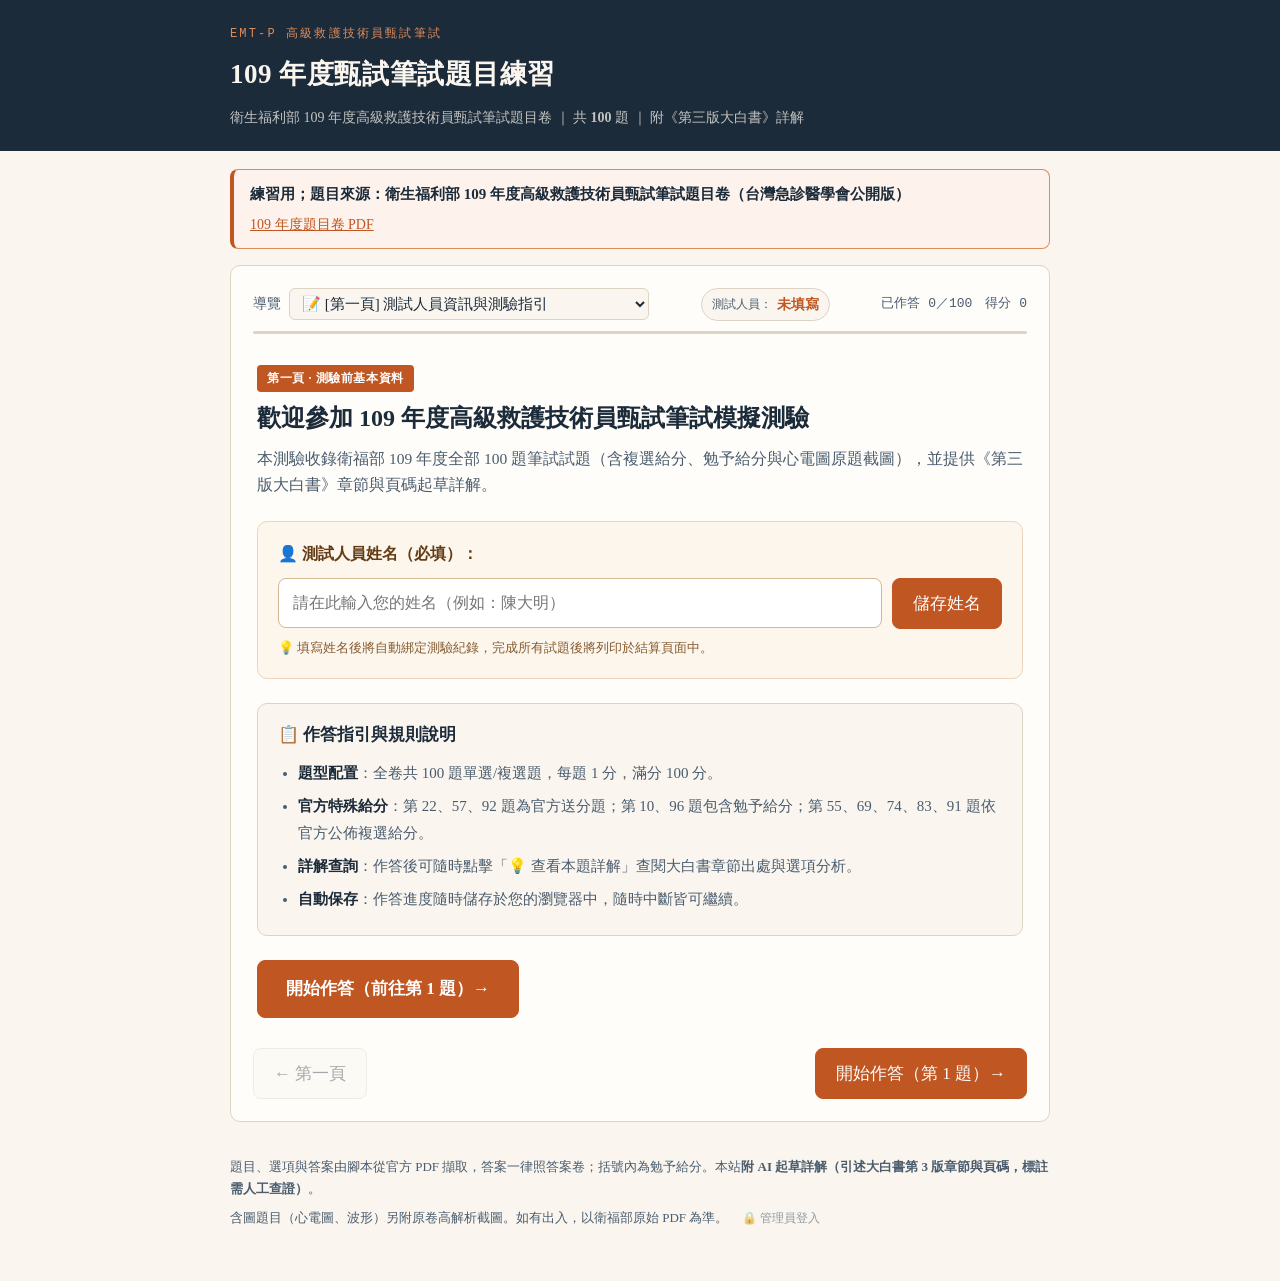
<file: index.html>
<!DOCTYPE html>
<html lang="zh-Hant">
<head>
<meta charset="UTF-8">
<meta name="viewport" content="width=device-width, initial-scale=1">
<title>EMT-P 考古題練習</title>
<meta name="description" content="衛生福利部 109 年度高級救護技術員甄試筆試題目卷練習">
<link rel="stylesheet" href="style.css">
</head>
<body>

<header class="topbar">
  <div class="wrap">
    <span class="eyebrow">EMT-P 高級救護技術員甄試筆試</span>
    <h1>109 年度甄試筆試題目練習</h1>
    <p class="sub">衛生福利部 109 年度高級救護技術員甄試筆試題目卷 ｜ 共 <b id="total">100</b> 題 ｜ 附《第三版大白書》詳解</p>
  </div>
</header>

<main class="wrap">

  <aside class="notice" role="note">
    <p><b>練習用；題目來源：衛生福利部 109 年度高級救護技術員甄試筆試題目卷（台灣急診醫學會公開版）</b></p>
    <p class="links" id="source-links"></p>
  </aside>

  <nav id="years" class="years hidden" aria-label="選擇年度"></nav>

  <section class="panel" id="quiz">
    <div class="toolbar">
      <label class="jump">導覽
        <select id="jump" aria-label="跳到第幾題"></select>
      </label>
      <div class="user-chip" id="user-chip" title="點擊修改測試人員姓名">
        <span class="user-chip-label">測試人員：</span>
        <span class="user-chip-name" id="top-user-name">未填寫</span>
      </div>
      <span id="score" class="score" aria-live="polite"></span>
    </div>
    <div class="bar"><div id="bar-fill"></div></div>

    <!-- 第一頁：測試人員姓名填寫與測驗說明 -->
    <div id="view-intro" class="intro-page">
      <div class="intro-header">
        <span class="intro-tag">第一頁 · 測驗前基本資料</span>
        <h2>歡迎參加 109 年度高級救護技術員甄試筆試模擬測驗</h2>
        <p class="intro-desc">本測驗收錄衛福部 109 年度全部 100 題筆試試題（含複選給分、勉予給分與心電圖原題截圖），並提供《第三版大白書》章節與頁碼起草詳解。</p>
      </div>

      <div class="name-box">
        <label for="input-examinee-name" class="name-box-label">👤 測試人員姓名（必填）：</label>
        <div class="name-box-row">
          <input type="text" id="input-examinee-name" class="name-input" placeholder="請在此輸入您的姓名（例如：陳大明）" maxlength="30" />
          <button type="button" id="btn-save-name" class="btn primary">儲存姓名</button>
        </div>
        <p class="name-box-hint" id="name-save-status">💡 填寫姓名後將自動綁定測驗紀錄，完成所有試題後將列印於結算頁面中。</p>
      </div>

      <div class="intro-rules">
        <h3>📋 作答指引與規則說明</h3>
        <ul>
          <li><b>題型配置</b>：全卷共 100 題單選/複選題，每題 1 分，滿分 100 分。</li>
          <li><b>官方特殊給分</b>：第 22、57、92 題為官方送分題；第 10、96 題包含勉予給分；第 55、69、74、83、91 題依官方公佈複選給分。</li>
          <li><b>詳解查詢</b>：作答後可隨時點擊「💡 查看本題詳解」查閱大白書章節出處與選項分析。</li>
          <li><b>自動保存</b>：作答進度隨時儲存於您的瀏覽器中，隨時中斷皆可繼續。</li>
        </ul>
      </div>

      <div class="intro-btn-group">
        <button type="button" id="btn-start-quiz" class="btn primary btn-lg">開始作答（前往第 1 題）→</button>
        <button type="button" id="btn-resume-quiz" class="btn secondary btn-lg hidden">繼續上次進度 →</button>
      </div>
    </div>

    <!-- 試題內容頁（1~100題） -->
    <div id="view-question" class="hidden">
      <p id="origin" class="origin"></p>
      <p id="review" class="review hidden"></p>
      <p id="stem" class="stem"></p>
      <div id="figures" class="figures"></div>
      <div id="choices" class="choices" role="group" aria-label="選項"></div>

      <div id="feedback" class="feedback hidden" aria-live="polite"></div>
      <div id="explain-box" class="explain-card hidden" aria-live="polite"></div>
    </div>

    <!-- 增加的最後一頁：測驗完成結算頁 -->
    <div id="view-result" class="result-page hidden">
      <div class="congrat-card">
        <div class="congrat-badge">🎉 測驗完成</div>
        <h2 class="congrat-title">～所有試題均已完成，辛苦了！～</h2>
        <p class="congrat-sub">衛生福利部 109 年度高級救護技術員甄試筆試 · 測驗結果總結</p>
      </div>

      <div id="sync-status" class="sync-status hidden"></div>

      <div class="result-summary-grid">
        <div class="summary-box user-info-box">
          <div class="summary-label">測試人員</div>
          <div class="summary-value" id="result-examinee-name">（未填寫）</div>
          <button type="button" id="btn-edit-name" class="btn-text">✏️ 修改姓名</button>
        </div>

        <div class="summary-box score-box">
          <div class="summary-label">測驗得分</div>
          <div class="summary-score"><span id="result-total-score">0</span> <span class="score-unit">/ 100 分</span></div>
          <div class="summary-rate" id="result-pass-rate">正確率 0%</div>
        </div>
      </div>

      <div class="stats-card">
        <div class="stat-pill stat-ok">
          <span class="stat-num" id="stat-ok-count">0</span>
          <span class="stat-text">官方完全正確</span>
        </div>
        <div class="stat-pill stat-alt">
          <span class="stat-num" id="stat-alt-count">0</span>
          <span class="stat-text">勉予給分</span>
        </div>
        <div class="stat-pill stat-bad">
          <span class="stat-num" id="stat-bad-count">0</span>
          <span class="stat-text">答錯題數</span>
        </div>
        <div class="stat-pill stat-empty">
          <span class="stat-num" id="stat-unanswered-count">0</span>
          <span class="stat-text">尚未作答</span>
        </div>
      </div>

      <div id="review-mistakes-container" class="mistakes-container">
        <h3>📝 錯題與未答快速複習</h3>
        <p class="mistakes-hint">點選下方題號按鈕即可直接跳至該題檢視大白書詳解與正確解答：</p>
        <div id="mistakes-list" class="mistakes-list"></div>
      </div>

      <div class="result-btn-group">
        <button type="button" id="btn-review-q1" class="btn">🔍 從第 1 題回顧詳解</button>
        <button type="button" id="btn-restart-quiz" class="btn danger">🔄 清除紀錄重新測驗</button>
      </div>
    </div>

    <!-- 底部控制按鈕 -->
    <div class="actions" id="quiz-actions">
      <button id="prev" class="btn" type="button">← 上一題</button>
      <button id="toggle-explain" class="btn secondary" type="button">💡 查看本題詳解</button>
      <button id="next" class="btn primary" type="button">下一題 →</button>
    </div>
  </section>

</main>

<footer class="foot wrap">
  <p>題目、選項與答案由腳本從官方 PDF 擷取，答案一律照答案卷；括號內為勉予給分。本站<b>附 AI 起草詳解（引述大白書第 3 版章節與頁碼，標註需人工查證）</b>。</p>
  <p>含圖題目（心電圖、波形）另附原卷高解析截圖。如有出入，以衛福部原始 PDF 為準。 <a href="dashboard.html" style="color:var(--ink-soft); font-size:12px; text-decoration:none; opacity:0.6; margin-left:10px;">🔒 管理員登入</a></p>
</footer>

<script src="questions-data.js"></script>
<script src="app.js"></script>
</body>
</html>
</file>
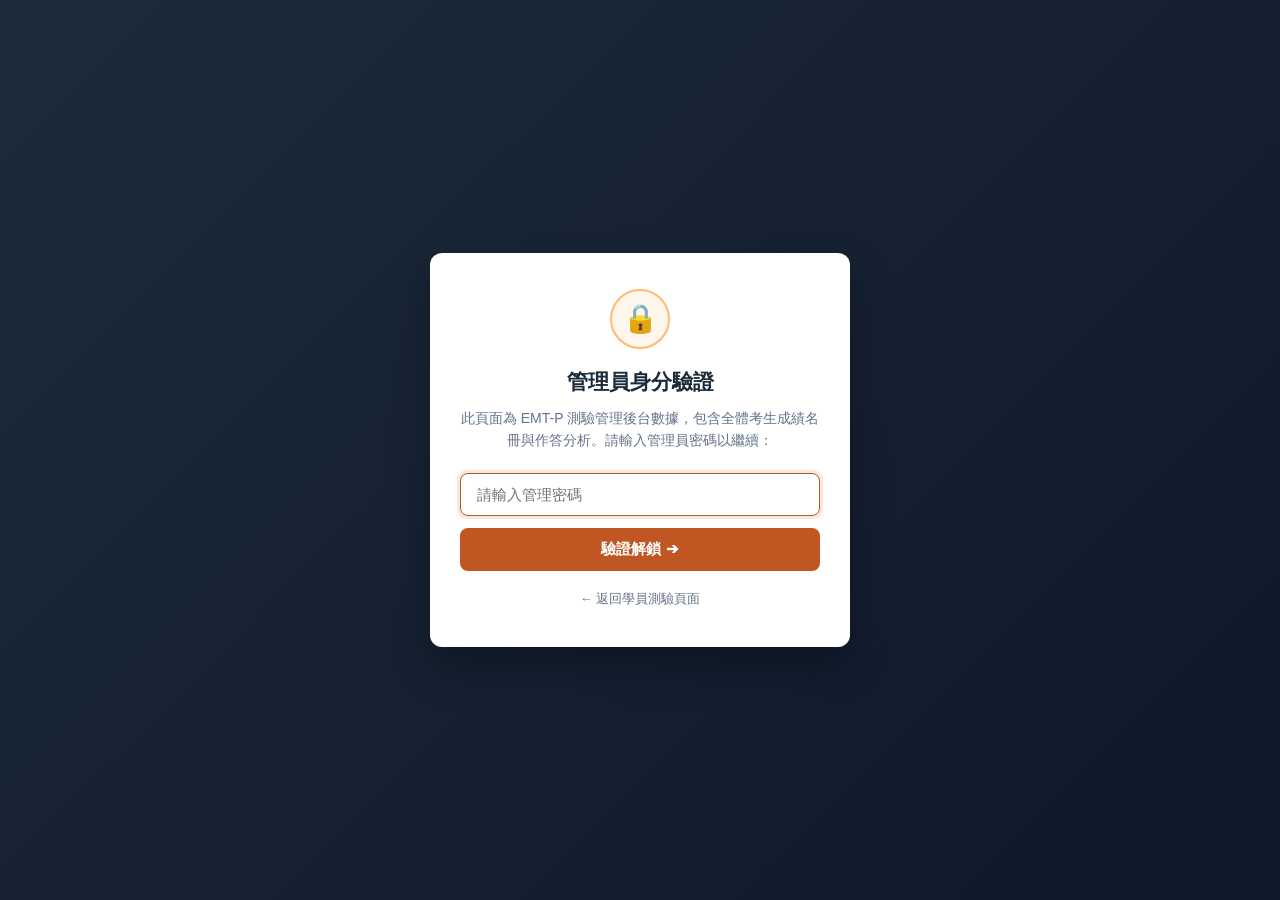
<file: dashboard.html>
<!DOCTYPE html>
<html lang="zh-Hant">
<head>
<meta charset="UTF-8">
<meta name="viewport" content="width=device-width, initial-scale=1">
<title>EMT-P 測驗後台儀表板 · 考生數據統計</title>
<style>
:root {
  --paper: #f8fafc;
  --card: #ffffff;
  --ink: #0f172a;
  --ink-soft: #64748b;
  --line: #e2e8f0;
  --accent: #c05621;
  --accent-soft: #e08a5a;
  --accent-light: #fff7ed;
  --ok: #16a34a;
  --ok-bg: #dcfce7;
  --alt: #ca8a04;
  --alt-bg: #fef9c3;
  --bad: #dc2626;
  --bad-bg: #fee2e2;
  --primary: #2563eb;
  --primary-light: #eff6ff;
}
* { box-sizing: border-box; }
body {
  margin: 0;
  background: var(--paper);
  color: var(--ink);
  font-family: -apple-system, BlinkMacSystemFont, "Segoe UI", Roboto, "Noto Sans TC", sans-serif;
  line-height: 1.6;
  min-height: 100vh;
}
.hidden { display: none !important; }
.wrap { max-width: 1200px; margin: 0 auto; padding: 0 20px; }

/* 密碼驗證鎖 Gate */
.auth-wrapper {
  display: flex;
  align-items: center;
  justify-content: center;
  min-height: 100vh;
  padding: 20px;
  background: linear-gradient(135deg, #1c2b3a 0%, #0f172a 100%);
}
.auth-box {
  background: #ffffff;
  border-radius: 12px;
  box-shadow: 0 20px 40px rgba(0,0,0,0.3);
  width: 100%;
  max-width: 420px;
  padding: 36px 30px;
  text-align: center;
  animation: fadeIn 0.3s ease;
}
@keyframes fadeIn {
  from { opacity: 0; transform: translateY(-8px); }
  to { opacity: 1; transform: translateY(0); }
}
.auth-icon {
  width: 60px;
  height: 60px;
  background: #fff7ed;
  border: 2px solid #fdba74;
  border-radius: 50%;
  display: inline-flex;
  align-items: center;
  justify-content: center;
  font-size: 28px;
  margin-bottom: 16px;
}
.auth-box h2 {
  margin: 0 0 8px;
  font-size: 21px;
  color: #1c2b3a;
}
.auth-box p {
  margin: 0 0 22px;
  font-size: 14px;
  color: var(--ink-soft);
  line-height: 1.6;
}
.auth-form {
  display: flex;
  flex-direction: column;
  gap: 12px;
}
.auth-input {
  width: 100%;
  padding: 12px 16px;
  font-size: 15px;
  border: 1.5px solid var(--line);
  border-radius: 8px;
  outline: none;
  font-family: inherit;
  transition: .15s;
}
.auth-input:focus {
  border-color: var(--accent);
  box-shadow: 0 0 0 3px rgba(192, 86, 33, 0.15);
}
.auth-btn {
  background: var(--accent);
  color: #fff;
  border: none;
  border-radius: 8px;
  padding: 12px;
  font-size: 15px;
  font-weight: 700;
  cursor: pointer;
  transition: .15s;
}
.auth-btn:hover { background: #a8471a; }
.auth-error {
  color: var(--bad);
  font-size: 13.5px;
  font-weight: 600;
  background: var(--bad-bg);
  padding: 8px;
  border-radius: 6px;
  margin-top: 4px;
}
.auth-back {
  display: inline-block;
  margin-top: 18px;
  font-size: 13px;
  color: var(--ink-soft);
  text-decoration: none;
}
.auth-back:hover { text-decoration: underline; color: var(--accent); }

/* Top Header */
.header {
  background: #1c2b3a;
  color: #fff;
  padding: 20px 0;
  border-bottom: 3px solid var(--accent);
}
.header-row {
  display: flex;
  justify-content: space-between;
  align-items: center;
  flex-wrap: wrap;
  gap: 16px;
}
.header h1 {
  margin: 0;
  font-size: 22px;
  display: flex;
  align-items: center;
  gap: 10px;
}
.badge-live {
  background: #10b981;
  color: #fff;
  font-size: 11px;
  font-weight: 700;
  padding: 3px 8px;
  border-radius: 12px;
  letter-spacing: .05em;
  display: inline-flex;
  align-items: center;
  gap: 4px;
}
.badge-live::before {
  content: '';
  width: 6px;
  height: 6px;
  background: #fff;
  border-radius: 50%;
  display: inline-block;
  animation: pulse 1.5s infinite;
}
@keyframes pulse {
  0%, 100% { opacity: 1; transform: scale(1); }
  50% { opacity: 0.4; transform: scale(0.8); }
}
.header-actions {
  display: flex;
  gap: 10px;
  align-items: center;
}
.btn {
  font: inherit;
  font-size: 14px;
  font-weight: 600;
  padding: 8px 16px;
  border-radius: 6px;
  cursor: pointer;
  border: 1px solid var(--line);
  background: #fff;
  color: var(--ink);
  display: inline-flex;
  align-items: center;
  gap: 6px;
  text-decoration: none;
  transition: .15s;
}
.btn:hover { background: #f1f5f9; }
.btn.primary { background: var(--accent); color: #fff; border-color: var(--accent); }
.btn.primary:hover { background: #a8471a; }
.btn.danger { background: #fff; border-color: #fca5a5; color: var(--bad); }
.btn.danger:hover { background: #fee2e2; }

/* Metrics Cards */
.metrics-grid {
  display: grid;
  grid-template-columns: repeat(auto-fit, minmax(220px, 1fr));
  gap: 16px;
  margin: 24px 0;
}
.metric-card {
  background: var(--card);
  border: 1px solid var(--line);
  border-radius: 10px;
  padding: 20px;
  box-shadow: 0 1px 3px rgba(0,0,0,0.03);
}
.metric-title {
  font-size: 13px;
  font-weight: 600;
  color: var(--ink-soft);
  text-transform: uppercase;
  letter-spacing: .05em;
  margin-bottom: 6px;
}
.metric-val {
  font-size: 32px;
  font-weight: 800;
  color: var(--ink);
  font-family: ui-monospace, Menlo, monospace;
  line-height: 1.1;
}
.metric-sub {
  font-size: 13px;
  color: var(--ink-soft);
  margin-top: 6px;
}

/* Sections & Grid */
.charts-grid {
  display: grid;
  grid-template-columns: 1.2fr 1fr;
  gap: 20px;
  margin-bottom: 24px;
}
@media (max-width: 900px) {
  .charts-grid { grid-template-columns: 1fr; }
}
.panel {
  background: var(--card);
  border: 1px solid var(--line);
  border-radius: 10px;
  padding: 22px;
  box-shadow: 0 1px 3px rgba(0,0,0,0.03);
  margin-bottom: 24px;
}
.panel-header {
  display: flex;
  justify-content: space-between;
  align-items: center;
  margin-bottom: 18px;
}
.panel-title {
  margin: 0;
  font-size: 17px;
  font-weight: 700;
  color: var(--ink);
  display: flex;
  align-items: center;
  gap: 8px;
}

/* Score Distribution Bar Chart (CSS-based) */
.dist-chart {
  display: flex;
  flex-direction: column;
  gap: 12px;
}
.dist-row {
  display: flex;
  align-items: center;
  gap: 12px;
  font-size: 13.5px;
}
.dist-label {
  width: 90px;
  font-weight: 600;
  color: var(--ink-soft);
  text-align: right;
  flex-none: true;
}
.dist-bar-track {
  flex: 1;
  background: #f1f5f9;
  height: 24px;
  border-radius: 4px;
  overflow: hidden;
  display: flex;
}
.dist-bar-fill {
  background: var(--accent);
  height: 100%;
  border-radius: 4px;
  transition: width .4s ease;
  display: flex;
  align-items: center;
  justify-content: flex-end;
  padding-right: 8px;
  color: #fff;
  font-size: 12px;
  font-weight: 700;
}
.dist-count {
  width: 60px;
  font-family: ui-monospace, Menlo, monospace;
  font-weight: 700;
  color: var(--ink);
}

/* Hardest Questions Ranking */
.ranking-list {
  display: flex;
  flex-direction: column;
  gap: 8px;
  max-height: 280px;
  overflow-y: auto;
}
.ranking-item {
  display: flex;
  justify-content: space-between;
  align-items: center;
  padding: 8px 12px;
  background: #f8fafc;
  border: 1px solid var(--line);
  border-radius: 6px;
  font-size: 14px;
}
.ranking-item-left {
  display: flex;
  align-items: center;
  gap: 10px;
}
.rank-badge {
  width: 22px;
  height: 22px;
  background: #cbd5e1;
  color: #fff;
  border-radius: 50%;
  display: flex;
  align-items: center;
  justify-content: center;
  font-size: 12px;
  font-weight: 700;
}
.rank-badge.top1 { background: #ef4444; }
.rank-badge.top2 { background: #f97316; }
.rank-badge.top3 { background: #eab308; }
.wrong-rate {
  font-family: ui-monospace, Menlo, monospace;
  font-weight: 700;
  color: var(--bad);
}

/* Submissions Table */
.toolbar-row {
  display: flex;
  justify-content: space-between;
  align-items: center;
  gap: 12px;
  flex-wrap: wrap;
  margin-bottom: 16px;
}
.search-input {
  padding: 8px 14px;
  border: 1px solid var(--line);
  border-radius: 6px;
  font: inherit;
  font-size: 14px;
  width: 280px;
  max-width: 100%;
  outline: none;
}
.search-input:focus { border-color: var(--accent); }

.table-responsive {
  overflow-x: auto;
}
table.data-table {
  width: 100%;
  border-collapse: collapse;
  font-size: 14px;
  text-align: left;
}
table.data-table th, table.data-table td {
  padding: 12px 14px;
  border-bottom: 1px solid var(--line);
}
table.data-table th {
  background: #f8fafc;
  color: var(--ink-soft);
  font-weight: 600;
  font-size: 13px;
  text-transform: uppercase;
  letter-spacing: .03em;
}
table.data-table tr:hover td { background: #f8fafc; }
.tag-score {
  font-family: ui-monospace, Menlo, monospace;
  font-weight: 700;
  font-size: 15px;
}
.tag-score.pass { color: var(--ok); }
.tag-score.fail { color: var(--bad); }

.pill {
  font-size: 12px;
  padding: 2px 8px;
  border-radius: 12px;
  font-weight: 600;
}
.pill-ok { background: var(--ok-bg); color: var(--ok); }
.pill-alt { background: var(--alt-bg); color: var(--alt); }
.pill-bad { background: var(--bad-bg); color: var(--bad); }

/* Modal */
.modal-overlay {
  position: fixed;
  inset: 0;
  background: rgba(0,0,0,0.5);
  display: flex;
  align-items: center;
  justify-content: center;
  padding: 20px;
  z-index: 1000;
}
.modal-overlay.hidden { display: none; }
.modal-content {
  background: #fff;
  border-radius: 10px;
  width: 100%;
  max-width: 700px;
  max-height: 85vh;
  display: flex;
  flex-direction: column;
  box-shadow: 0 10px 25px rgba(0,0,0,0.2);
}
.modal-header {
  padding: 16px 20px;
  border-bottom: 1px solid var(--line);
  display: flex;
  justify-content: space-between;
  align-items: center;
}
.modal-body {
  padding: 20px;
  overflow-y: auto;
  font-size: 14px;
}
.modal-close {
  background: none;
  border: none;
  font-size: 22px;
  cursor: pointer;
  color: var(--ink-soft);
}
.picks-grid {
  display: grid;
  grid-template-columns: repeat(auto-fill, minmax(70px, 1fr));
  gap: 8px;
  margin-top: 14px;
}
.pick-cell {
  border: 1px solid var(--line);
  padding: 6px;
  border-radius: 6px;
  text-align: center;
  font-family: ui-monospace, Menlo, monospace;
}
.pick-cell .q-no { font-size: 11px; color: var(--ink-soft); }
.pick-cell .q-ans { font-size: 14px; font-weight: 700; }
.pick-cell.is-ok { background: var(--ok-bg); border-color: #86efac; color: var(--ok); }
.pick-cell.is-alt { background: var(--alt-bg); border-color: #fde047; color: var(--alt); }
.pick-cell.is-bad { background: var(--bad-bg); border-color: #fca5a5; color: var(--bad); }
.pick-cell.is-none { background: #f1f5f9; color: #94a3b8; }

.empty-state {
  text-align: center;
  padding: 40px 20px;
  color: var(--ink-soft);
}
</style>
</head>
<body>

<!-- 密碼登入驗證層 (未輸入正確密碼前完全隱藏後台數據) -->
<div id="auth-gate" class="auth-wrapper">
  <div class="auth-box">
    <div class="auth-icon">🔒</div>
    <h2>管理員身分驗證</h2>
    <p>此頁面為 EMT-P 測驗管理後台數據，包含全體考生成績名冊與作答分析。請輸入管理員密碼以繼續：</p>
    <form class="auth-form" id="auth-form" onsubmit="return handleLogin(event);">
      <input type="password" id="auth-password" class="auth-input" placeholder="請輸入管理密碼" autofocus required />
      <button type="submit" class="auth-btn">驗證解鎖 ➔</button>
      <div id="auth-error" class="auth-error hidden">⚠️ 密碼錯誤，請重新輸入！</div>
    </form>
    <a href="index.html" class="auth-back">← 返回學員測驗頁面</a>
  </div>
</div>

<!-- 後台數據儀表板本體 (通過驗證後才顯示並讀取資料) -->
<div id="dashboard-view" class="hidden">
  <header class="header">
    <div class="wrap header-row">
      <div>
        <h1>📊 EMT-P 甄試考古題 · 後台數據儀表板 <span class="badge-live">即時連線</span></h1>
        <p style="margin: 4px 0 0; font-size: 13.5px; opacity: 0.85;">衛生福利部 109 年度高級救護技術員甄試筆試 · 考生作答雲端資料庫</p>
      </div>
      <div class="header-actions">
        <a href="index.html" class="btn">← 返回測驗前端</a>
        <button type="button" id="btn-refresh" class="btn">🔄 重新整理</button>
        <button type="button" id="btn-export-csv" class="btn primary">📥 匯出 CSV 報表</button>
        <button type="button" id="btn-logout" class="btn danger" onclick="handleLogout();">🔒 登出後台</button>
      </div>
    </div>
  </header>

  <main class="wrap">

    <!-- Summary Cards -->
    <section class="metrics-grid">
      <div class="metric-card">
        <div class="metric-title">總測驗人次</div>
        <div class="metric-val" id="val-total-count">--</div>
        <div class="metric-sub">累計提交卷數</div>
      </div>
      <div class="metric-card">
        <div class="metric-title">全體平均得分</div>
        <div class="metric-val" id="val-avg-score">--</div>
        <div class="metric-sub">滿分 100 分</div>
      </div>
      <div class="metric-card">
        <div class="metric-title">最高得分 / 最低得分</div>
        <div class="metric-val" id="val-min-max">-- / --</div>
        <div class="metric-sub" id="val-pass-rate">及格率（≥60分）：--%</div>
      </div>
      <div class="metric-card">
        <div class="metric-title">資料庫狀態</div>
        <div class="metric-val" style="font-size: 20px; color: var(--ok); margin-top: 6px;">🟢 連線正常</div>
        <div class="metric-sub">Supabase PostgreSQL</div>
      </div>
    </section>

    <!-- Charts & Analytics -->
    <section class="charts-grid">
      <div class="panel">
        <div class="panel-header">
          <h2 class="panel-title">📈 考生得分區間分佈</h2>
        </div>
        <div class="dist-chart" id="dist-chart">
          <div class="empty-state">載入數據中...</div>
        </div>
      </div>

      <div class="panel">
        <div class="panel-header">
          <h2 class="panel-title">⚠️ 全卷最易錯題目 Top 5</h2>
        </div>
        <div class="ranking-list" id="hardest-list">
          <div class="empty-state">載入數據中...</div>
        </div>
      </div>
    </section>

    <!-- Detailed Examinee Table -->
    <section class="panel">
      <div class="panel-header">
        <h2 class="panel-title">📋 考生完整作答名冊</h2>
        <span style="font-size: 13.5px; color: var(--ink-soft);" id="table-count-label">共 0 筆紀錄</span>
      </div>

      <div class="toolbar-row">
        <input type="text" id="search-input" class="search-input" placeholder="🔍 搜尋考生姓名..." />
        <div style="font-size: 13px; color: var(--ink-soft);">
          依作答提交時間倒序排列
        </div>
      </div>

      <div class="table-responsive">
        <table class="data-table">
          <thead>
            <tr>
              <th>作答時間</th>
              <th>考生姓名</th>
              <th>總得分</th>
              <th>正確率</th>
              <th>答對</th>
              <th>勉予給分</th>
              <th>答錯</th>
              <th>未答</th>
              <th>操作</th>
            </tr>
          </thead>
          <tbody id="submissions-tbody">
            <tr><td colspan="9" class="empty-state">載入中...</td></tr>
          </tbody>
        </table>
      </div>
    </section>

  </main>

  <!-- Details Modal -->
  <div id="detail-modal" class="modal-overlay hidden">
    <div class="modal-content">
      <div class="modal-header">
        <h3 id="modal-title" style="margin: 0;">考生作答明細</h3>
        <button type="button" class="modal-close" id="modal-close">&times;</button>
      </div>
      <div class="modal-body">
        <div id="modal-summary" style="margin-bottom: 16px; background: #f8fafc; padding: 12px; border-radius: 8px;"></div>
        <h4 style="margin: 0 0 6px;">全 100 題作答矩陣 (點選題目可對照)：</h4>
        <div style="display: flex; gap: 10px; font-size: 12px; margin-bottom: 10px;">
          <span class="pill pill-ok">■ 完全答對</span>
          <span class="pill pill-alt">■ 勉予給分</span>
          <span class="pill pill-bad">■ 答錯</span>
          <span class="pill" style="background:#f1f5f9; color:#64748b;">■ 未作答</span>
        </div>
        <div id="modal-picks-grid" class="picks-grid"></div>
      </div>
    </div>
  </div>
</div>

<script src="questions-data.js"></script>
<script>
'use strict';

// 預設管理員密碼雜湊值（SHA-256 of "emtp109admin"）
const ADMIN_HASH = "0dbd96fc5980929060009cfe29c27bc52e73bb6b56c631cf22b451bd0cb42b93";
const AUTH_KEY = "emtp_admin_session_auth";

async function sha256(str) {
  const buf = await crypto.subtle.digest("SHA-256", new TextEncoder().encode(str));
  return Array.from(new Uint8Array(buf)).map(b => b.toString(16).padStart(2, '0')).join('');
}

async function handleLogin(e) {
  if (e) e.preventDefault();
  const input = document.getElementById('auth-password');
  const errorEl = document.getElementById('auth-error');
  const pass = input.value.trim();
  const hashed = await sha256(pass);

  if (hashed === ADMIN_HASH || pass === "emtp109admin") {
    sessionStorage.setItem(AUTH_KEY, "authenticated");
    errorEl.classList.add('hidden');
    unlockDashboard();
  } else {
    errorEl.classList.remove('hidden');
    input.value = '';
    input.focus();
  }
  return false;
}

function handleLogout() {
  sessionStorage.removeItem(AUTH_KEY);
  location.reload();
}

function checkAuthOnLoad() {
  if (sessionStorage.getItem(AUTH_KEY) === "authenticated") {
    unlockDashboard();
  } else {
    document.getElementById('auth-gate').classList.remove('hidden');
    document.getElementById('dashboard-view').classList.add('hidden');
  }
}

function unlockDashboard() {
  document.getElementById('auth-gate').classList.add('hidden');
  document.getElementById('dashboard-view').classList.remove('hidden');
  fetchSubmissions();
}

const SUPABASE_CONFIG = {
  url: 'https://bqonwayoxmzdqmbmvfrv.supabase.co',
  anonKey: 'sb_publishable_LvitwPetqbj1dgROZMrdqA_NohAGmUX'
};

const OFFICIAL_DATA = window.KHB_EMTP_QUIZ ? window.KHB_EMTP_QUIZ.years['109'] : null;
let allSubmissions = [];

const $ = (id) => document.getElementById(id);

async function fetchSubmissions() {
  try {
    const url = `${SUPABASE_CONFIG.url}/rest/v1/quiz_submissions?select=*&order=created_at.desc`;
    const resp = await fetch(url, {
      headers: {
        'apikey': SUPABASE_CONFIG.anonKey,
        'Authorization': `Bearer ${SUPABASE_CONFIG.anonKey}`,
        'Accept': 'application/json'
      }
    });
    if (!resp.ok) throw new Error(`HTTP ${resp.status}`);
    allSubmissions = await resp.json();
    renderAll();
  } catch (err) {
    console.error('Fetch error:', err);
    $('submissions-tbody').innerHTML = `<tr><td colspan="9" style="text-align:center; color:red; padding: 20px;">載入失敗: ${err.message}</td></tr>`;
  }
}

function renderAll() {
  renderMetrics();
  renderDistribution();
  renderHardestQuestions();
  renderTable(allSubmissions);
}

function renderMetrics() {
  const count = allSubmissions.length;
  $('val-total-count').textContent = count;
  if (count === 0) {
    $('val-avg-score').textContent = '0';
    $('val-min-max').textContent = '0 / 0';
    $('val-pass-rate').textContent = '及格率：0%';
    return;
  }
  const scores = allSubmissions.map(s => Number(s.total_score) || 0);
  const sum = scores.reduce((a, b) => a + b, 0);
  const avg = (sum / count).toFixed(1);
  const max = Math.max(...scores);
  const min = Math.min(...scores);
  const passCount = scores.filter(s => s >= 60).length;
  const passRate = Math.round((passCount / count) * 100);

  $('val-avg-score').textContent = avg;
  $('val-min-max').textContent = `${max} / ${min}`;
  $('val-pass-rate').textContent = `及格率（≥60分）：${passRate}%（${passCount}/${count} 人）`;
}

function renderDistribution() {
  const bins = [
    { label: '90 ~ 100 分', min: 90, max: 100, count: 0 },
    { label: '80 ~ 89 分',  min: 80, max: 89,  count: 0 },
    { label: '70 ~ 79 分',  min: 70, max: 79,  count: 0 },
    { label: '60 ~ 69 分',  min: 60, max: 69,  count: 0 },
    { label: '60 分以下',   min: 0,  max: 59,  count: 0 },
  ];

  allSubmissions.forEach(s => {
    const sc = Number(s.total_score) || 0;
    for (const b of bins) {
      if (sc >= b.min && sc <= b.max) {
        b.count++;
        break;
      }
    }
  });

  const total = allSubmissions.length || 1;
  const html = bins.map(b => {
    const pct = Math.round((b.count / total) * 100);
    return `
      <div class="dist-row">
        <span class="dist-label">${b.label}</span>
        <div class="dist-bar-track">
          <div class="dist-bar-fill" style="width: ${Math.max(pct, b.count > 0 ? 8 : 0)}%;">
            ${b.count > 0 ? `${b.count} 人` : ''}
          </div>
        </div>
        <span class="dist-count">${pct}%</span>
      </div>
    `;
  }).join('');

  $('dist-chart').innerHTML = html;
}

function renderHardestQuestions() {
  if (!OFFICIAL_DATA || allSubmissions.length === 0) {
    $('hardest-list').innerHTML = '<div class="empty-state">尚無足夠作答統計數據</div>';
    return;
  }

  const questions = OFFICIAL_DATA.questions;
  const questionMistakes = {};

  allSubmissions.forEach(sub => {
    const picks = sub.picks || {};
    questions.forEach(q => {
      const p = picks[q.id];
      const isOk = q.answer.includes(p);
      const isAlt = q.acceptedAltAll || (q.acceptedAlt || []).includes(p);
      if (!isOk && !isAlt) {
        questionMistakes[q.id] = (questionMistakes[q.id] || 0) + 1;
      }
    });
  });

  const sorted = Object.entries(questionMistakes)
    .sort((a, b) => b[1] - a[1])
    .slice(0, 5);

  if (sorted.length === 0) {
    $('hardest-list').innerHTML = '<div class="empty-state">所有題目均全對！</div>';
    return;
  }

  const html = sorted.map(([qid, wrongCount], idx) => {
    const q = questions.find(item => item.id === qid);
    const rate = Math.round((wrongCount / allSubmissions.length) * 100);
    const rankClass = idx === 0 ? 'top1' : idx === 1 ? 'top2' : idx === 2 ? 'top3' : '';
    const stemPreview = q ? q.stem.substring(0, 36).replace(/\n/g, ' ') + '...' : '';
    return `
      <div class="ranking-item">
        <div class="ranking-item-left">
          <span class="rank-badge ${rankClass}">${idx + 1}</span>
          <div>
            <b>第 ${q ? q.no : qid} 題</b>
            <span style="font-size: 12.5px; color: var(--ink-soft); display: block;">${stemPreview}</span>
          </div>
        </div>
        <span class="wrong-rate">答錯率 ${rate}% (${wrongCount}人)</span>
      </div>
    `;
  }).join('');

  $('hardest-list').innerHTML = html;
}

function renderTable(list) {
  $('table-count-label').textContent = `共 ${list.length} 筆紀錄`;
  if (list.length === 0) {
    $('submissions-tbody').innerHTML = '<tr><td colspan="9" class="empty-state">無符合搜尋條件的考生紀錄</td></tr>';
    return;
  }

  const rows = list.map(item => {
    const dt = item.created_at ? item.created_at.replace('T', ' ').substring(0, 19) : '--';
    const score = Number(item.total_score) || 0;
    const isPass = score >= 60;
    return `
      <tr>
        <td style="font-family: ui-monospace, Menlo, monospace; font-size: 13px; color: var(--ink-soft);">${dt}</td>
        <td><b>${escapeHtml(item.examinee_name || '未具名')}</b></td>
        <td><span class="tag-score ${isPass ? 'pass' : 'fail'}">${score} 分</span></td>
        <td>${item.pass_rate || 0}%</td>
        <td><span class="pill pill-ok">${item.ok_count || 0}</span></td>
        <td><span class="pill pill-alt">${item.alt_count || 0}</span></td>
        <td><span class="pill pill-bad">${item.bad_count || 0}</span></td>
        <td><span style="color: #94a3b8;">${item.unanswered_count || 0}</span></td>
        <td><button type="button" class="btn" style="padding: 4px 10px; font-size: 12px;" onclick="openDetail('${item.id}')">🔍 查看明細</button></td>
      </tr>
    `;
  }).join('');

  $('submissions-tbody').innerHTML = rows;
}

function openDetail(id) {
  const item = allSubmissions.find(s => s.id === id);
  if (!item) return;

  $('modal-title').textContent = `考生作答明細 · ${item.examinee_name || '未具名'}`;
  $('modal-summary').innerHTML = `
    <div style="display: flex; gap: 20px; flex-wrap: wrap;">
      <div><b>提交時間：</b>${item.created_at ? item.created_at.replace('T', ' ').substring(0, 19) : '--'}</div>
      <div><b>測驗成績：</b><span style="color: var(--accent); font-weight: 700; font-size: 16px;">${item.total_score} 分</span></div>
      <div><b>正確率：</b>${item.pass_rate}%</div>
      <div><b>答對：</b>${item.ok_count} 題 ｜ <b>勉予：</b>${item.alt_count} 題 ｜ <b>答錯：</b>${item.bad_count} 題 ｜ <b>未答：</b>${item.unanswered_count} 題</div>
    </div>
  `;

  if (OFFICIAL_DATA) {
    const picks = item.picks || {};
    const cells = OFFICIAL_DATA.questions.map(q => {
      const pick = picks[q.id];
      let cls = 'is-none';
      let statusText = '未答';
      if (pick) {
        if (q.answer.includes(pick)) {
          cls = 'is-ok';
          statusText = pick;
        } else if (q.acceptedAltAll || (q.acceptedAlt || []).includes(pick)) {
          cls = 'is-alt';
          statusText = `${pick} (勉)`;
        } else {
          cls = 'is-bad';
          statusText = pick;
        }
      }
      return `
        <div class="pick-cell ${cls}" title="第 ${q.no} 題 | 正解: ${q.answer.join(',')}">
          <div class="q-no">Q${q.no}</div>
          <div class="q-ans">${statusText}</div>
        </div>
      `;
    }).join('');
    $('modal-picks-grid').innerHTML = cells;
  }

  $('detail-modal').classList.remove('hidden');
}

function exportCsv() {
  if (allSubmissions.length === 0) {
    alert('目前尚無資料可匯出！');
    return;
  }
  let csv = "\uFEFF作答時間,考生姓名,測驗年度,總得分,正確率(%),官方正解數,勉予給分,答錯題數,未作答題數\n";
  allSubmissions.forEach(r => {
    const time = (r.created_at || '').replace('T', ' ').substring(0, 19);
    const name = `"${(r.examinee_name || '未具名').replace(/"/g, '""')}"`;
    csv += `${time},${name},${r.year || '109'},${r.total_score || 0},${r.pass_rate || 0},${r.ok_count || 0},${r.alt_count || 0},${r.bad_count || 0},${r.unanswered_count || 0}\n`;
  });

  const blob = new Blob([csv], { type: 'text/csv;charset=utf-8;' });
  const url = URL.createObjectURL(blob);
  const a = document.createElement('a');
  a.href = url;
  a.download = `EMT-P_109_考生作答名冊_${new Date().toISOString().slice(0,10)}.csv`;
  document.body.appendChild(a);
  a.click();
  document.body.removeChild(a);
}

function escapeHtml(s) {
  return String(s).replace(/[&<>"']/g, c => ({ '&': '&amp;', '<': '&lt;', '>': '&gt;', '"': '&quot;', "'": '&#39;' }[c]));
}

$('search-input').addEventListener('input', (e) => {
  const kw = e.target.value.trim().toLowerCase();
  if (!kw) {
    renderTable(allSubmissions);
    return;
  }
  const filtered = allSubmissions.filter(s => (s.examinee_name || '').toLowerCase().includes(kw));
  renderTable(filtered);
});

$('btn-refresh').onclick = fetchSubmissions;
$('btn-export-csv').onclick = exportCsv;
$('modal-close').onclick = () => $('detail-modal').classList.add('hidden');
$('detail-modal').onclick = (e) => {
  if (e.target === $('detail-modal')) $('detail-modal').classList.add('hidden');
};

// 進入頁面先檢查登入狀態
checkAuthOnLoad();
</script>
</body>
</html>
</file>
<file: style.css>
:root{
  --paper:#faf6ef; --ink:#1c2b3a; --ink-soft:#4a5c6e;
  --accent:#c05621; --accent-soft:#e08a5a;
  --line:#ddd3c4; --card:#fffdf9;
  --ok:#1b7a4b; --ok-bg:#e8f5ee;
  --alt:#8a5a00; --alt-bg:#fdf3dc;
  --bad:#b3261e; --bad-bg:#fbeae9;
}
*{box-sizing:border-box}
html{-webkit-text-size-adjust:100%}
body{
  margin:0; background:var(--paper); color:var(--ink);
  font-family:"Noto Serif TC","Songti TC","PingFang TC",Georgia,serif;
  font-size:17px; line-height:1.75;
}
.wrap{max-width:860px;margin:0 auto;padding:0 20px}
.hidden{display:none !important}

.topbar{background:var(--ink);color:var(--paper);padding:24px 0 20px;margin-bottom:18px}
.eyebrow{display:block;font-size:12px;letter-spacing:.18em;text-transform:uppercase;
  color:var(--accent-soft);font-family:ui-monospace,Menlo,monospace;margin-bottom:6px}
.topbar h1{margin:0;font-size:27px;letter-spacing:.02em}
.topbar .sub{margin:8px 0 0;font-size:14px;color:rgba(250,246,239,.75)}

.notice{background:#fdf3ec;border:1px solid var(--accent-soft);border-left:4px solid var(--accent);
  border-radius:8px;padding:12px 16px;margin-bottom:16px;font-size:15px;line-height:1.65}
.notice p{margin:0}
.notice .links{margin-top:6px;display:flex;flex-wrap:wrap;gap:6px 16px;font-size:14px}
.notice a{color:var(--accent);word-break:break-all}

.years{display:flex;gap:8px;margin-bottom:16px}
.year{font:inherit;cursor:pointer;flex:1;max-width:180px;padding:10px 14px;border-radius:8px;
  border:1px solid var(--line);background:var(--card);color:var(--ink)}
.year.on{background:var(--ink);border-color:var(--ink);color:var(--paper);font-weight:700}

.panel{background:var(--card);border:1px solid var(--line);border-radius:10px;
  padding:22px;margin-bottom:22px}

.toolbar{display:flex;justify-content:space-between;align-items:center;gap:10px;flex-wrap:wrap;margin-bottom:10px}
.jump{font-size:14px;color:var(--ink-soft);display:flex;align-items:center;gap:8px}
.jump select{font:inherit;font-size:15px;padding:6px 8px;border-radius:6px;border:1px solid var(--line);
  background:var(--paper);color:var(--ink);max-width:62vw}
.score{font-family:ui-monospace,Menlo,monospace;font-size:13px;color:var(--ink-soft)}
.bar{height:3px;background:var(--line);border-radius:2px;overflow:hidden;margin-bottom:18px}
#bar-fill{height:100%;width:0;background:var(--accent);transition:width .25s}

.origin{font-family:ui-monospace,Menlo,monospace;font-size:12px;color:var(--ink-soft);margin:0 0 8px}
.review{font-size:13px;color:var(--alt);background:var(--alt-bg);border:1px dashed #d9b25a;
  border-radius:6px;padding:7px 11px;margin:0 0 12px}
.stem{font-size:19px;line-height:1.85;margin:0 0 16px;font-weight:500;white-space:pre-wrap}

.figures figure{margin:0 0 16px}
.figures img{display:block;max-width:100%;height:auto;border:1px solid var(--line);border-radius:6px;background:#fff}
.figures figcaption{font-size:12px;color:var(--ink-soft);margin-top:4px}

.choices{display:flex;flex-direction:column;gap:9px}
.choice{
  display:flex;gap:12px;align-items:flex-start;text-align:left;cursor:pointer;width:100%;
  font:inherit;color:var(--ink);border:1px solid var(--line);border-radius:8px;
  padding:12px 15px;background:var(--paper);transition:.12s;
}
.choice:hover:not(:disabled){border-color:var(--accent-soft);background:#fff}
.choice .k{font-family:ui-monospace,Menlo,monospace;font-weight:700;flex:none;
  width:26px;height:26px;border-radius:50%;display:inline-flex;align-items:center;justify-content:center;
  border:1px solid var(--line);font-size:14px;margin-top:2px;background:var(--card)}
.choice .t{flex:1}
.choice.locked{cursor:default}
.choice.correct{border-color:var(--ok);background:var(--ok-bg)}
.choice.alt{border-color:#d9b25a;background:var(--alt-bg)}
.choice.chosen-wrong{border-color:var(--bad);background:var(--bad-bg)}
.choice.chosen .k{background:var(--ink);color:var(--paper);border-color:var(--ink)}

.feedback{margin-top:16px;border:1px solid var(--line);border-radius:8px;padding:12px 16px;background:var(--paper)}
.feedback p{margin:4px 0}
.feedback .verdict{font-weight:700;font-size:18px}
.verdict.ok{color:var(--ok)}
.verdict.alt{color:var(--alt)}
.verdict.bad{color:var(--bad)}
.feedback .note{display:block;font-size:13px;color:var(--ink-soft)}
.feedback .explain{margin-top:10px;font-size:14px;color:var(--accent);background:#fdf3ec;
  border-left:3px solid var(--accent);padding:7px 11px;border-radius:0 6px 6px 0}

.actions{margin-top:20px;display:flex;gap:10px;justify-content:space-between}
.btn{font:inherit;cursor:pointer;border:1px solid var(--line);background:var(--paper);
  color:var(--ink);border-radius:8px;padding:10px 20px;transition:.15s}
.btn:hover:not(:disabled){border-color:var(--accent)}
.btn.primary{background:var(--accent);border-color:var(--accent);color:#fff}
.btn.primary:hover:not(:disabled){background:#a8471a}
.btn:disabled{opacity:.4;cursor:not-allowed}

.foot{padding:12px 20px 44px;font-size:13px;color:var(--ink-soft);line-height:1.7}
.foot p{margin:0 0 7px}
.foot .tiny{font-size:12px;opacity:.85}

@media (max-width:600px){
  body{font-size:16px}
  .wrap{padding:0 16px}
  .topbar h1{font-size:22px}
  .stem{font-size:17px}
  .panel{padding:16px}
  .year{max-width:none}
  .actions .btn{flex:1}
}

.feedback .explain {
  margin-top: 12px;
  font-size: 14px;
  line-height: 1.65;
  color: #5c3b1e;
  background: #fdf6ec;
  border-left: 3px solid var(--accent);
  padding: 10px 14px;
  border-radius: 0 6px 6px 0;
}
.feedback .explain ul {
  margin: 6px 0 0;
  padding-left: 20px;
}
.feedback .explain li {
  margin-bottom: 4px;
}

/* 詳解模組樣式 */
.btn.secondary {
  background: #fdf3ec;
  border-color: var(--accent-soft);
  color: var(--accent);
  font-weight: 600;
}
.btn.secondary:hover:not(:disabled) {
  background: #f8e5d6;
  border-color: var(--accent);
}
.explain-card {
  margin-top: 16px;
  background: #fdfaf6;
  border: 1px solid #ebd9c5;
  border-left: 4px solid var(--accent);
  border-radius: 8px;
  padding: 16px 18px;
  animation: fadeIn 0.2s ease-in-out;
}
@keyframes fadeIn {
  from { opacity: 0; transform: translateY(-4px); }
  to { opacity: 1; transform: translateY(0); }
}
.exp-header {
  display: flex;
  justify-content: space-between;
  align-items: center;
  margin-bottom: 10px;
  flex-wrap: wrap;
  gap: 8px;
}
.exp-badge {
  font-size: 13px;
  font-weight: 700;
  color: var(--accent);
  background: #fff;
  border: 1px solid var(--accent-soft);
  border-radius: 4px;
  padding: 2px 8px;
}
.exp-verify-badge {
  font-size: 12px;
  font-weight: 600;
  color: var(--alt);
  background: var(--alt-bg);
  border: 1px dashed #d9b25a;
  border-radius: 4px;
  padding: 2px 8px;
}
.exp-summary {
  margin: 6px 0 10px;
  font-size: 15px;
  color: var(--ink);
  line-height: 1.6;
}
.exp-list {
  margin: 8px 0 12px;
  padding-left: 20px;
  font-size: 14.5px;
  line-height: 1.7;
}
.exp-list li {
  margin-bottom: 6px;
}
.exp-ref {
  font-size: 13px;
  color: var(--ink-soft);
  background: #f7eee3;
  padding: 6px 10px;
  border-radius: 4px;
  border-left: 3px solid #c29f77;
}

/* 詳解來源雙層標記 */
.exp-refs {
  display: flex;
  flex-direction: column;
  gap: 6px;
  margin: 10px 0 12px;
}
.exp-ref-item {
  display: flex;
  align-items: baseline;
  gap: 8px;
  font-size: 13.5px;
  padding: 6px 10px;
  border-radius: 6px;
}
.exp-ref-item.primary {
  background: #f0f7f4;
  border: 1px solid #b7dfca;
  color: #165b37;
}
.exp-ref-item.secondary {
  background: #f8f6f0;
  border: 1px solid #e2dac9;
  color: #5c4b37;
}
.exp-ref-item .ref-tag {
  font-weight: 700;
  font-size: 11.5px;
  padding: 2px 6px;
  border-radius: 4px;
  white-space: nowrap;
}
.exp-ref-item.primary .ref-tag {
  background: #1b7a4b;
  color: #fff;
}
.exp-ref-item.secondary .ref-tag {
  background: #8a7a60;
  color: #fff;
}
.exp-ref-item .ref-source {
  flex: 1;
  line-height: 1.5;
}

/* 測試人員標籤 */
.user-chip {
  display: inline-flex;
  align-items: center;
  gap: 5px;
  background: var(--paper);
  border: 1px solid var(--line);
  padding: 4px 10px;
  border-radius: 20px;
  font-size: 13.5px;
  cursor: pointer;
  transition: .15s;
}
.user-chip:hover {
  border-color: var(--accent);
  background: #fff;
}
.user-chip-label {
  color: var(--ink-soft);
  font-size: 12px;
}
.user-chip-name {
  font-weight: 700;
  color: var(--accent);
}

/* 第一頁：考生登錄與測驗說明 */
.intro-page {
  animation: fadeIn 0.25s ease-in-out;
  padding: 10px 4px;
}
.intro-header {
  margin-bottom: 22px;
}
.intro-tag {
  display: inline-block;
  background: var(--accent);
  color: #fff;
  font-size: 12px;
  font-weight: 700;
  padding: 3px 10px;
  border-radius: 4px;
  margin-bottom: 10px;
  letter-spacing: .05em;
}
.intro-header h2 {
  margin: 0 0 10px;
  font-size: 24px;
  color: var(--ink);
  line-height: 1.4;
}
.intro-desc {
  font-size: 15.5px;
  color: var(--ink-soft);
  margin: 0;
  line-height: 1.7;
}

.name-box {
  background: #fdf6ec;
  border: 1.5px solid #ebd4bb;
  border-radius: 10px;
  padding: 18px 20px;
  margin-bottom: 24px;
}
.name-box-label {
  display: block;
  font-weight: 700;
  font-size: 16px;
  color: #633c16;
  margin-bottom: 10px;
}
.name-box-row {
  display: flex;
  gap: 10px;
  align-items: center;
}
.name-input {
  flex: 1;
  font: inherit;
  font-size: 16px;
  padding: 10px 14px;
  border: 1.5px solid #d4b896;
  border-radius: 8px;
  background: #fff;
  color: var(--ink);
  outline: none;
  transition: .15s;
}
.name-input:focus {
  border-color: var(--accent);
  box-shadow: 0 0 0 3px rgba(192, 86, 33, 0.15);
}
.name-box-hint {
  font-size: 13px;
  color: #855b30;
  margin: 8px 0 0;
}

.intro-rules {
  background: var(--paper);
  border: 1px solid var(--line);
  border-radius: 10px;
  padding: 16px 20px;
  margin-bottom: 24px;
}
.intro-rules h3 {
  margin: 0 0 10px;
  font-size: 17px;
  color: var(--ink);
}
.intro-rules ul {
  margin: 0;
  padding-left: 20px;
  font-size: 15px;
  line-height: 1.8;
  color: var(--ink-soft);
}
.intro-rules li {
  margin-bottom: 6px;
}
.intro-rules b {
  color: var(--ink);
}

.intro-btn-group {
  display: flex;
  gap: 12px;
  flex-wrap: wrap;
}
.btn-lg {
  padding: 13px 28px;
  font-size: 17px;
  font-weight: 700;
}

/* 增加的最後一頁：測驗完成結算頁 */
.result-page {
  animation: fadeIn 0.25s ease-in-out;
  padding: 6px 2px;
}
.congrat-card {
  text-align: center;
  background: linear-gradient(135deg, #fdf6ec 0%, #faebe0 100%);
  border: 2px solid #ecd0b9;
  border-radius: 12px;
  padding: 26px 18px 22px;
  margin-bottom: 22px;
}
.congrat-badge {
  display: inline-block;
  background: var(--accent);
  color: #fff;
  font-weight: 700;
  font-size: 13px;
  padding: 4px 12px;
  border-radius: 20px;
  margin-bottom: 10px;
}
.congrat-title {
  margin: 0 0 8px;
  font-size: 26px;
  color: #8c3b10;
  letter-spacing: .02em;
}
.congrat-sub {
  margin: 0;
  font-size: 15px;
  color: #633c16;
}

.result-summary-grid {
  display: grid;
  grid-template-columns: 1fr 1.2fr;
  gap: 16px;
  margin-bottom: 20px;
}
.summary-box {
  background: var(--paper);
  border: 1px solid var(--line);
  border-radius: 10px;
  padding: 16px 18px;
  display: flex;
  flex-direction: column;
  justify-content: center;
}
.summary-label {
  font-size: 13px;
  color: var(--ink-soft);
  margin-bottom: 6px;
}
.summary-value {
  font-size: 22px;
  font-weight: 700;
  color: var(--ink);
  word-break: break-all;
}
.summary-score {
  font-size: 32px;
  font-weight: 800;
  color: var(--accent);
  line-height: 1.1;
  font-family: ui-monospace, Menlo, monospace;
}
.score-unit {
  font-size: 16px;
  font-weight: 500;
  color: var(--ink-soft);
}
.summary-rate {
  font-size: 14px;
  color: var(--ink-soft);
  margin-top: 4px;
}
.btn-text {
  background: none;
  border: none;
  padding: 0;
  font: inherit;
  font-size: 13px;
  color: var(--accent);
  cursor: pointer;
  text-decoration: underline;
  margin-top: 6px;
  text-align: left;
}

.stats-card {
  display: grid;
  grid-template-columns: repeat(4, 1fr);
  gap: 10px;
  margin-bottom: 22px;
}
.stat-pill {
  background: var(--paper);
  border: 1px solid var(--line);
  border-radius: 8px;
  padding: 12px 10px;
  text-align: center;
}
.stat-num {
  display: block;
  font-size: 24px;
  font-weight: 800;
  font-family: ui-monospace, Menlo, monospace;
}
.stat-text {
  font-size: 12.5px;
  color: var(--ink-soft);
}
.stat-pill.stat-ok { border-color: #b7dfca; background: #f0f7f4; }
.stat-pill.stat-ok .stat-num { color: var(--ok); }
.stat-pill.stat-alt { border-color: #e8d7a7; background: #fdf8eb; }
.stat-pill.stat-alt .stat-num { color: var(--alt); }
.stat-pill.stat-bad { border-color: #f1bdbb; background: #fbeae9; }
.stat-pill.stat-bad .stat-num { color: var(--bad); }
.stat-pill.stat-empty { border-color: #ddd; background: #f5f5f5; }
.stat-pill.stat-empty .stat-num { color: #888; }

.mistakes-container {
  background: var(--paper);
  border: 1px solid var(--line);
  border-radius: 10px;
  padding: 16px 20px;
  margin-bottom: 22px;
}
.mistakes-container h3 {
  margin: 0 0 6px;
  font-size: 16.5px;
  color: var(--ink);
}
.mistakes-hint {
  font-size: 13.5px;
  color: var(--ink-soft);
  margin: 0 0 12px;
}
.mistakes-list {
  display: flex;
  flex-wrap: wrap;
  gap: 8px;
  max-height: 220px;
  overflow-y: auto;
  padding: 2px;
}
.mistake-chip {
  font-family: ui-monospace, Menlo, monospace;
  font-size: 13.5px;
  padding: 6px 12px;
  border-radius: 6px;
  border: 1px solid var(--line);
  background: #fff;
  cursor: pointer;
  transition: .12s;
  display: inline-flex;
  align-items: center;
  gap: 4px;
}
.mistake-chip:hover {
  border-color: var(--accent);
  background: #fdf6ec;
}
.mistake-chip.bad {
  border-color: #f1bdbb;
  color: var(--bad);
  background: #fdf2f2;
}
.mistake-chip.empty {
  border-color: #ddd;
  color: #777;
  background: #f8f8f8;
}

.result-btn-group {
  display: flex;
  gap: 12px;
  flex-wrap: wrap;
  margin-top: 10px;
}

/* Supabase 雲端同步狀態 */
.sync-status {
  margin: 12px 0 16px;
  padding: 10px 14px;
  border-radius: 8px;
  font-size: 14px;
  background: #f0f7f4;
  border: 1px solid #b7dfca;
  color: #165b37;
  text-align: center;
}
.sync-status.loading {
  background: #fdf8eb;
  border-color: #ebd4bb;
  color: #855b30;
}
.sync-status.error {
  background: #fbeae9;
  border-color: #f1bdbb;
  color: var(--bad);
}
.btn.danger {
  background: #fff;
  border-color: #e5a4a2;
  color: var(--bad);
}
.btn.danger:hover:not(:disabled) {
  background: #fbeae9;
  border-color: var(--bad);
}

@media (max-width: 600px) {
  .result-summary-grid {
    grid-template-columns: 1fr;
  }
  .stats-card {
    grid-template-columns: repeat(2, 1fr);
  }
  .congrat-title {
    font-size: 21px;
  }
  .name-box-row {
    flex-direction: column;
    align-items: stretch;
  }
}
</file>
